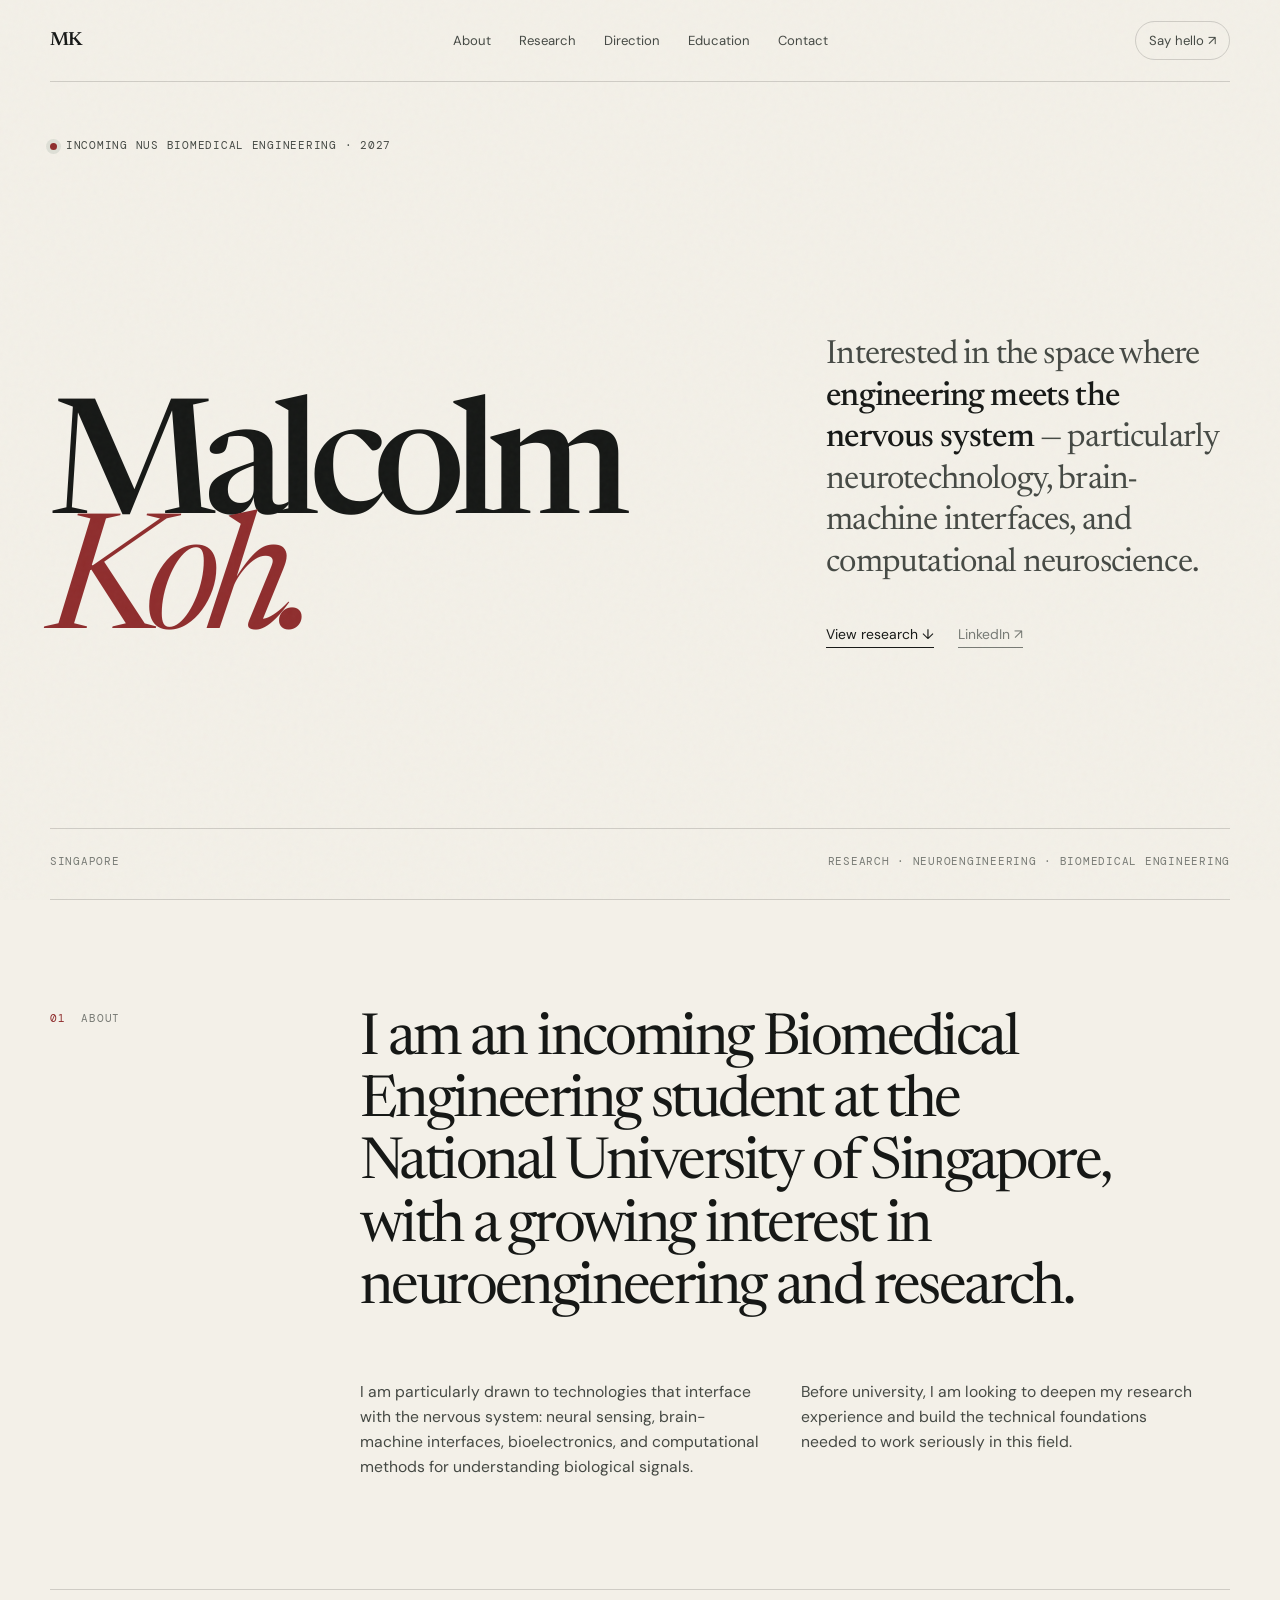
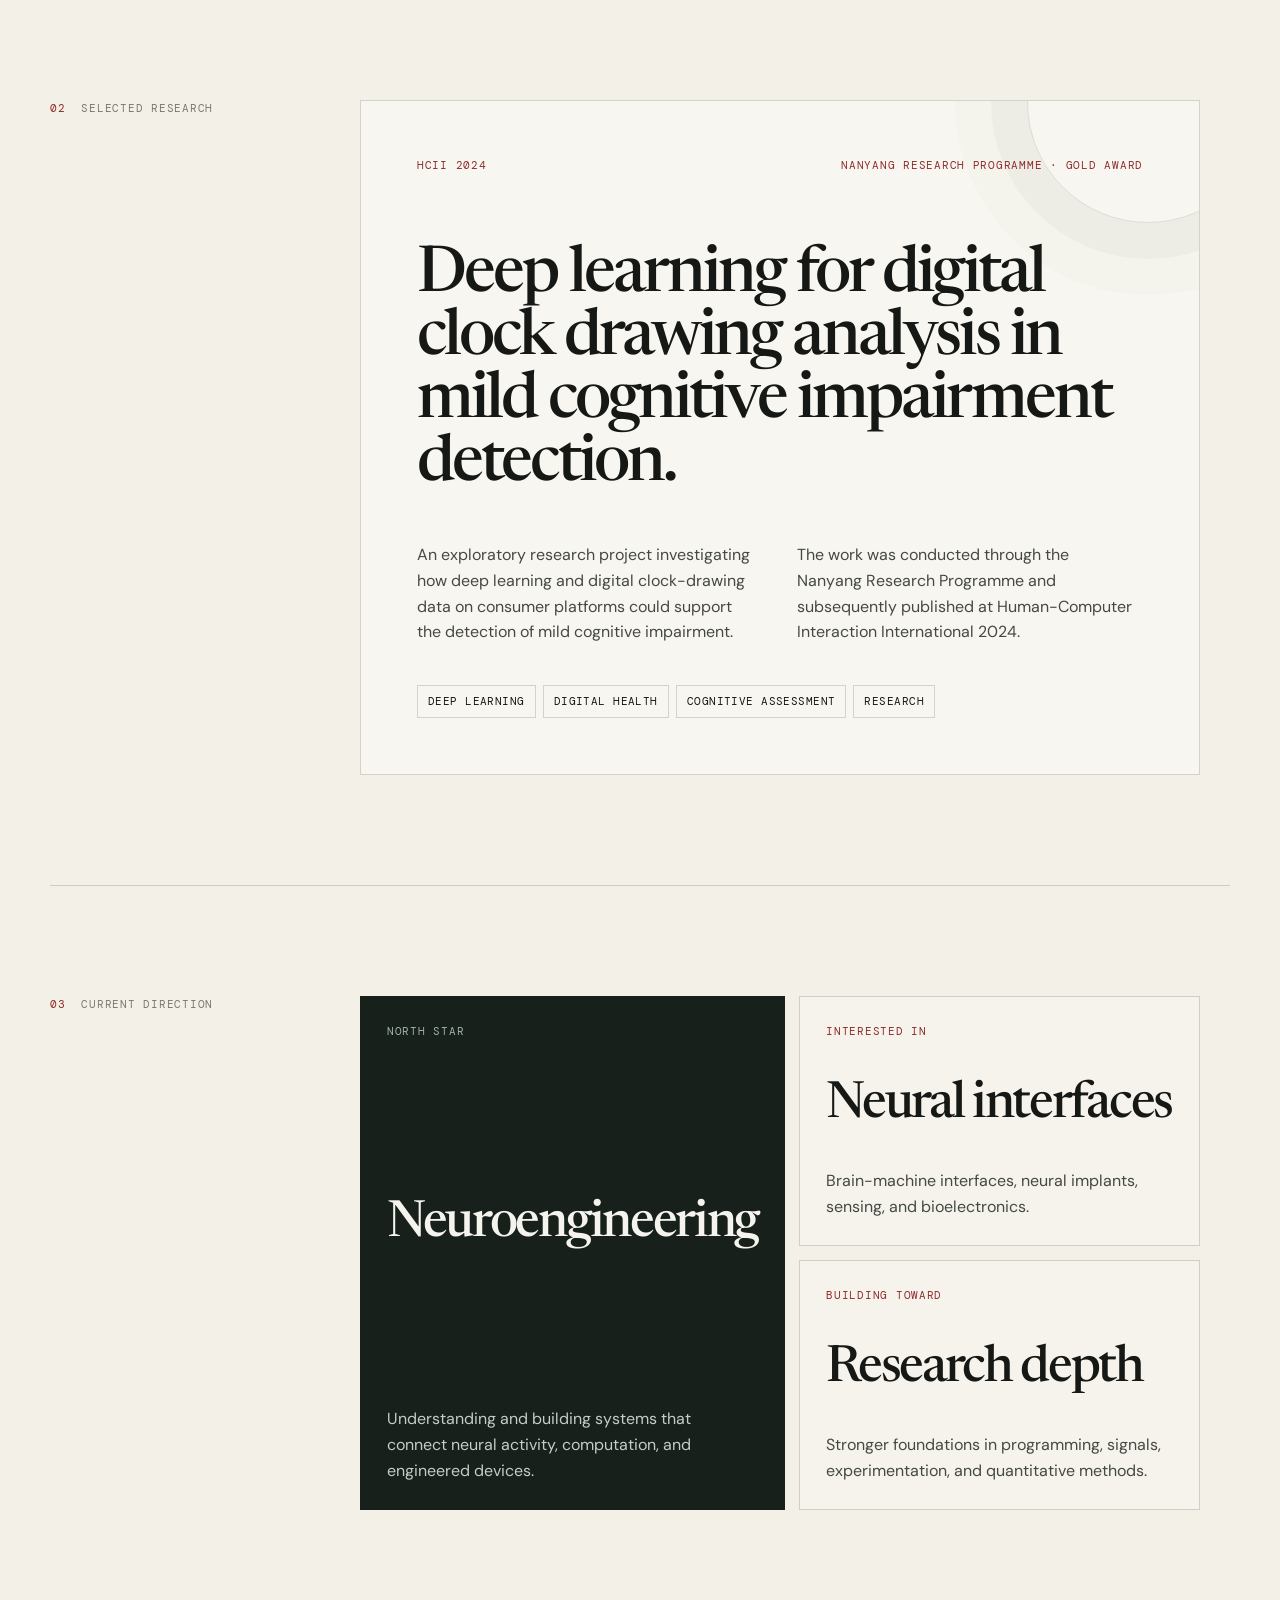
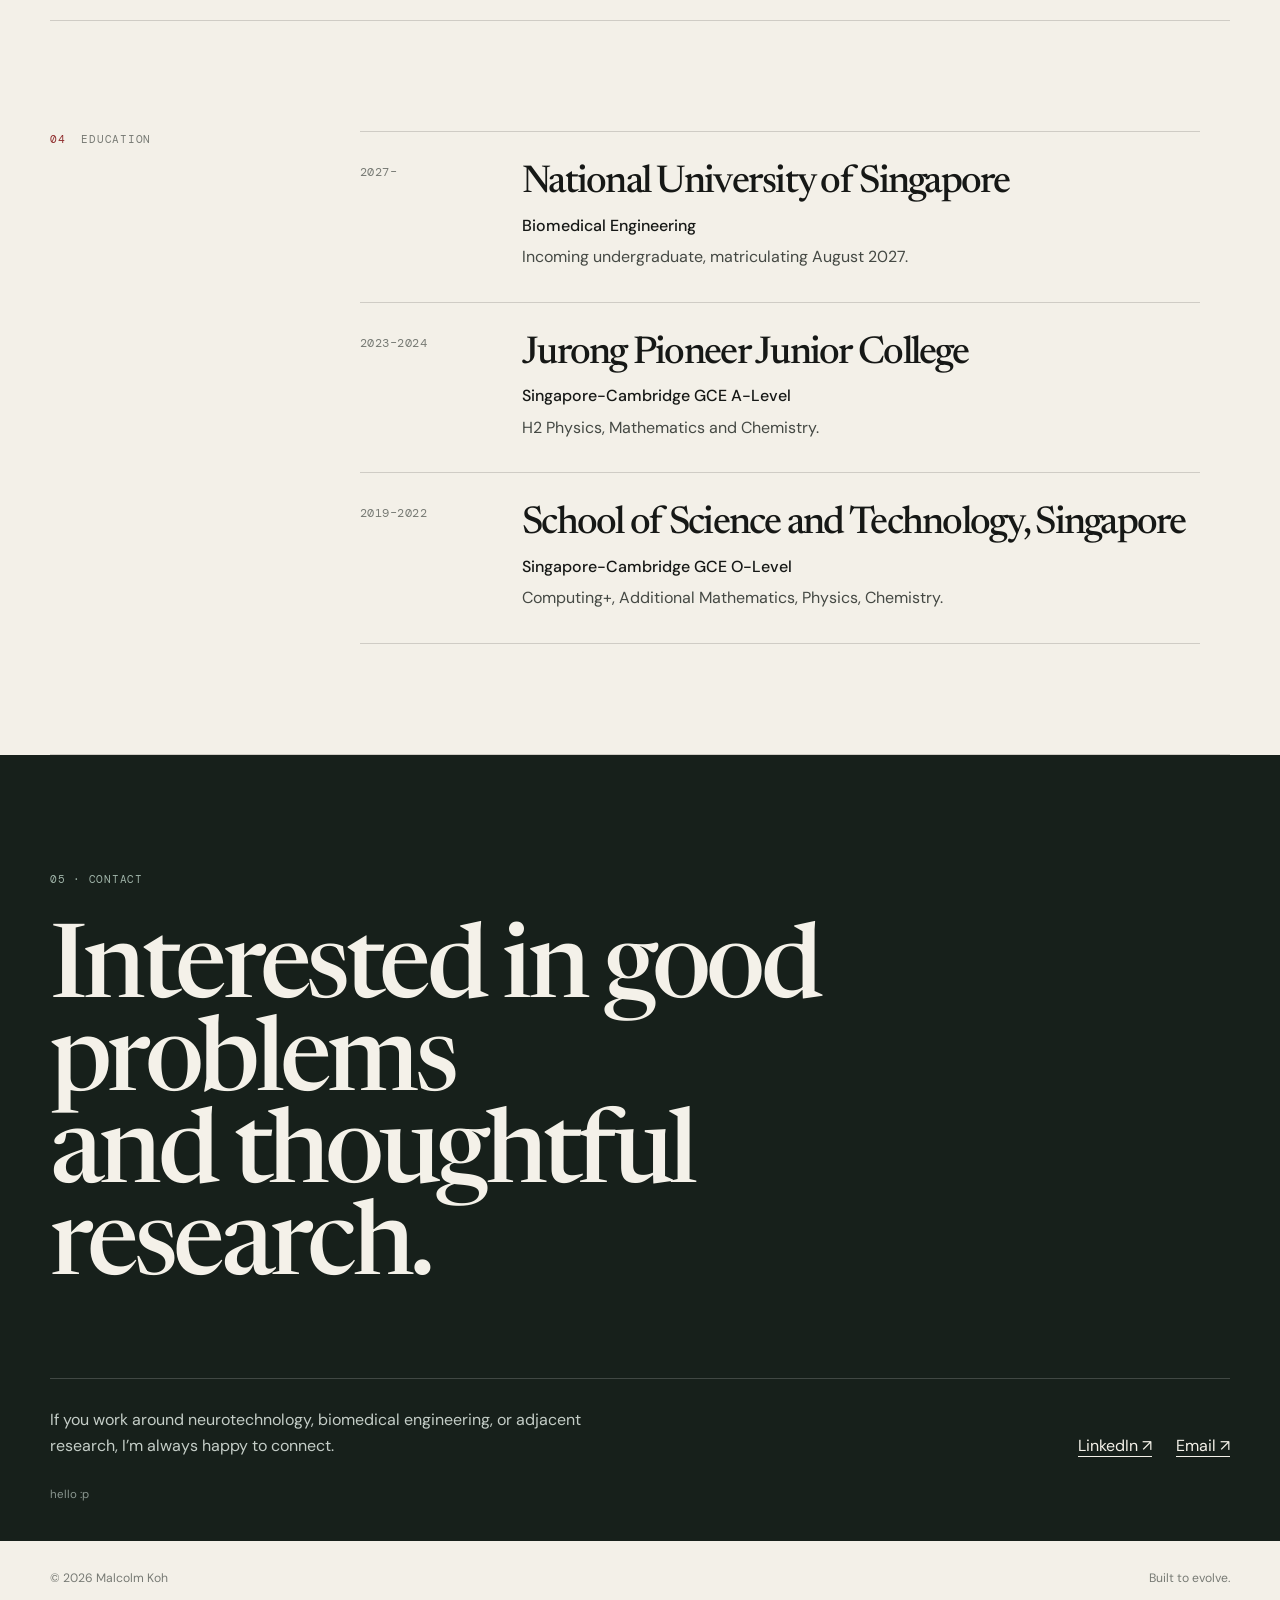
<file: index.html>
<!DOCTYPE html>
<html lang="en">
<head>
  <meta charset="UTF-8" />
  <meta name="viewport" content="width=device-width, initial-scale=1.0" />
  <meta name="description" content="Malcolm Koh — incoming NUS Biomedical Engineering student interested in neuroengineering, brain-machine interfaces, and computational neuroscience." />
  <meta name="theme-color" content="#f3f0e8" />
  <title>Malcolm Koh — Biomedical Engineering & Neuroengineering</title>
  <link rel="preconnect" href="https://fonts.googleapis.com">
  <link rel="preconnect" href="https://fonts.gstatic.com" crossorigin>
  <link href="https://fonts.googleapis.com/css2?family=DM+Mono:wght@400;500&family=DM+Sans:wght@400;500;600&family=Newsreader:opsz,wght@6..72,400;6..72,500;6..72,600&display=swap" rel="stylesheet">
  <link rel="stylesheet" href="styles.css" />
</head>
<body>
  <div class="grain" aria-hidden="true"></div>

  <header class="site-header">
    <a class="brand" href="#top" aria-label="Malcolm Koh home">MK</a>
    <nav aria-label="Primary navigation">
      <a href="#about">About</a>
      <a href="#research">Research</a>
      <a href="#direction">Direction</a>
      <a href="#education">Education</a>
      <a href="#contact">Contact</a>

    </nav>
    <a class="header-cta" href="#contact">Say hello <span>↗</span></a>
  </header>

  <main id="top">
    <section class="hero section-wrap reveal">
      <div class="hero-kicker">
        <span class="status-dot" aria-hidden="true"></span>
        Incoming NUS Biomedical Engineering · 2027
      </div>

      <div class="hero-grid">
        <div>
          <h1>Malcolm<br><em>Koh.</em></h1>
        </div>
        <div class="hero-side">
          <p class="hero-copy">
            Interested in the space where <strong>engineering meets the nervous system</strong> — particularly neurotechnology, brain-machine interfaces, and computational neuroscience.
          </p>
          <div class="hero-actions">
            <a class="text-link" href="#research">View research <span>↓</span></a>
            <a class="text-link muted-link" href="https://www.linkedin.com/in/malcolmkohhs" target="_blank" rel="noreferrer">LinkedIn <span>↗</span></a>
          </div>
        </div>
      </div>

      <div class="hero-foot">
        <span>Singapore</span>
        <span>Research · Neuroengineering · Biomedical Engineering</span>
      </div>
    </section>

    <section id="about" class="section-wrap split-section reveal">
      <div class="section-label">
        <span>01</span>
        <p>About</p>
      </div>
      <div class="section-body about-copy">
        <p class="lead">
          I am an incoming Biomedical Engineering student at the National University of Singapore, with a growing interest in neuroengineering and research.
        </p>
        <div class="two-col-copy">
          <p>
            I am particularly drawn to technologies that interface with the nervous system: neural sensing, brain-machine interfaces, bioelectronics, and computational methods for understanding biological signals.
          </p>
          <p>
            Before university, I am looking to deepen my research experience and build the technical foundations needed to work seriously in this field.
          </p>
        </div>
      </div>
    </section>

    <section id="research" class="section-wrap split-section reveal">
      <div class="section-label">
        <span>02</span>
        <p>Selected research</p>
      </div>
      <div class="section-body">
        <article class="feature-project">
          <div class="project-topline">
            <span>HCII 2024</span>
            <span>Nanyang Research Programme · Gold Award</span>
          </div>

          <h2>
            Deep learning for digital clock drawing analysis in mild cognitive impairment detection.
          </h2>

          <div class="project-details">
            <p>
              An exploratory research project investigating how deep learning and digital clock-drawing data on consumer platforms could support the detection of mild cognitive impairment.
            </p>
            <p>
              The work was conducted through the Nanyang Research Programme and subsequently published at Human-Computer Interaction International 2024.
            </p>
          </div>

          <div class="tag-row" aria-label="Research topics">
            <span>Deep learning</span>
            <span>Digital health</span>
            <span>Cognitive assessment</span>
            <span>Research</span>
          </div>
        </article>
      </div>
    </section>

    <section id="direction" class="section-wrap split-section reveal">
      <div class="section-label">
        <span>03</span>
        <p>Current direction</p>
      </div>
      <div class="section-body direction-grid">
        <div class="direction-card direction-card-large">
          <p class="mini-label">North star</p>
          <h3>Neuroengineering</h3>
          <p>Understanding and building systems that connect neural activity, computation, and engineered devices.</p>
        </div>
        <div class="direction-card">
          <p class="mini-label">Interested in</p>
          <h3>Neural interfaces</h3>
          <p>Brain-machine interfaces, neural implants, sensing, and bioelectronics.</p>
        </div>
        <div class="direction-card">
          <p class="mini-label">Building toward</p>
          <h3>Research depth</h3>
          <p>Stronger foundations in programming, signals, experimentation, and quantitative methods.</p>
        </div>
      </div>
    </section>
    <section id="education" class="section-wrap split-section reveal">
      <div class="section-label">
        <span>04</span>
        <p>Education</p>
      </div>

      <div class="section-body">
        <div class="education-list">

          <article class="education-item">
            <div class="education-year">2027–</div>
            <div>
              <h3>National University of Singapore</h3>
              <p class="education-degree">Biomedical Engineering</p>
              <p class="education-note">
                Incoming undergraduate, matriculating August 2027.
              </p>
            </div>
          </article>

          <article class="education-item">
            <div class="education-year">2023–2024</div>
            <div>
              <h3>Jurong Pioneer Junior College</h3>
              <p class="education-degree">
                Singapore-Cambridge GCE A-Level
              </p>
              <p class="education-note">
                H2 Physics, Mathematics and Chemistry.
              </p>
            </div>
          </article>

          <article class="education-item">
            <div class="education-year">2019–2022</div>
            <div>
              <h3>School of Science and Technology, Singapore</h3>
              <p class="education-degree">
                Singapore-Cambridge GCE O-Level
              </p>
              <p class="education-note">
                Computing+, Additional Mathematics, Physics, Chemistry.
              </p>
            </div>
          </article>

        </div>
      </div>
    </section>
    
    <section id="contact" class="contact-band reveal">
      <div class="section-wrap contact-inner">
        <p class="mini-label">05 · Contact</p>
        <h2>Interested in good problems<br>and thoughtful research.</h2>
        <div class="contact-bottom">
          <p>If you work around neurotechnology, biomedical engineering, or adjacent research, I’m always happy to connect.</p>
          <div class="contact-links">
            <a href="https://www.linkedin.com/in/malcolmkohhs" target="_blank" rel="noreferrer">LinkedIn ↗</a>
            <a href="mailto:mal.kohhs@gmail.com">Email ↗</a>
          </div>
        </div>
        <p class="setup-note">hello :p </p>
      </div>
    </section>
  </main>

  <footer class="site-footer section-wrap">
    <p>© <span id="year"></span> Malcolm Koh</p>
    <p>Built to evolve.</p>
  </footer>

  <script src="script.js"></script>
</body>
</html>
</file>
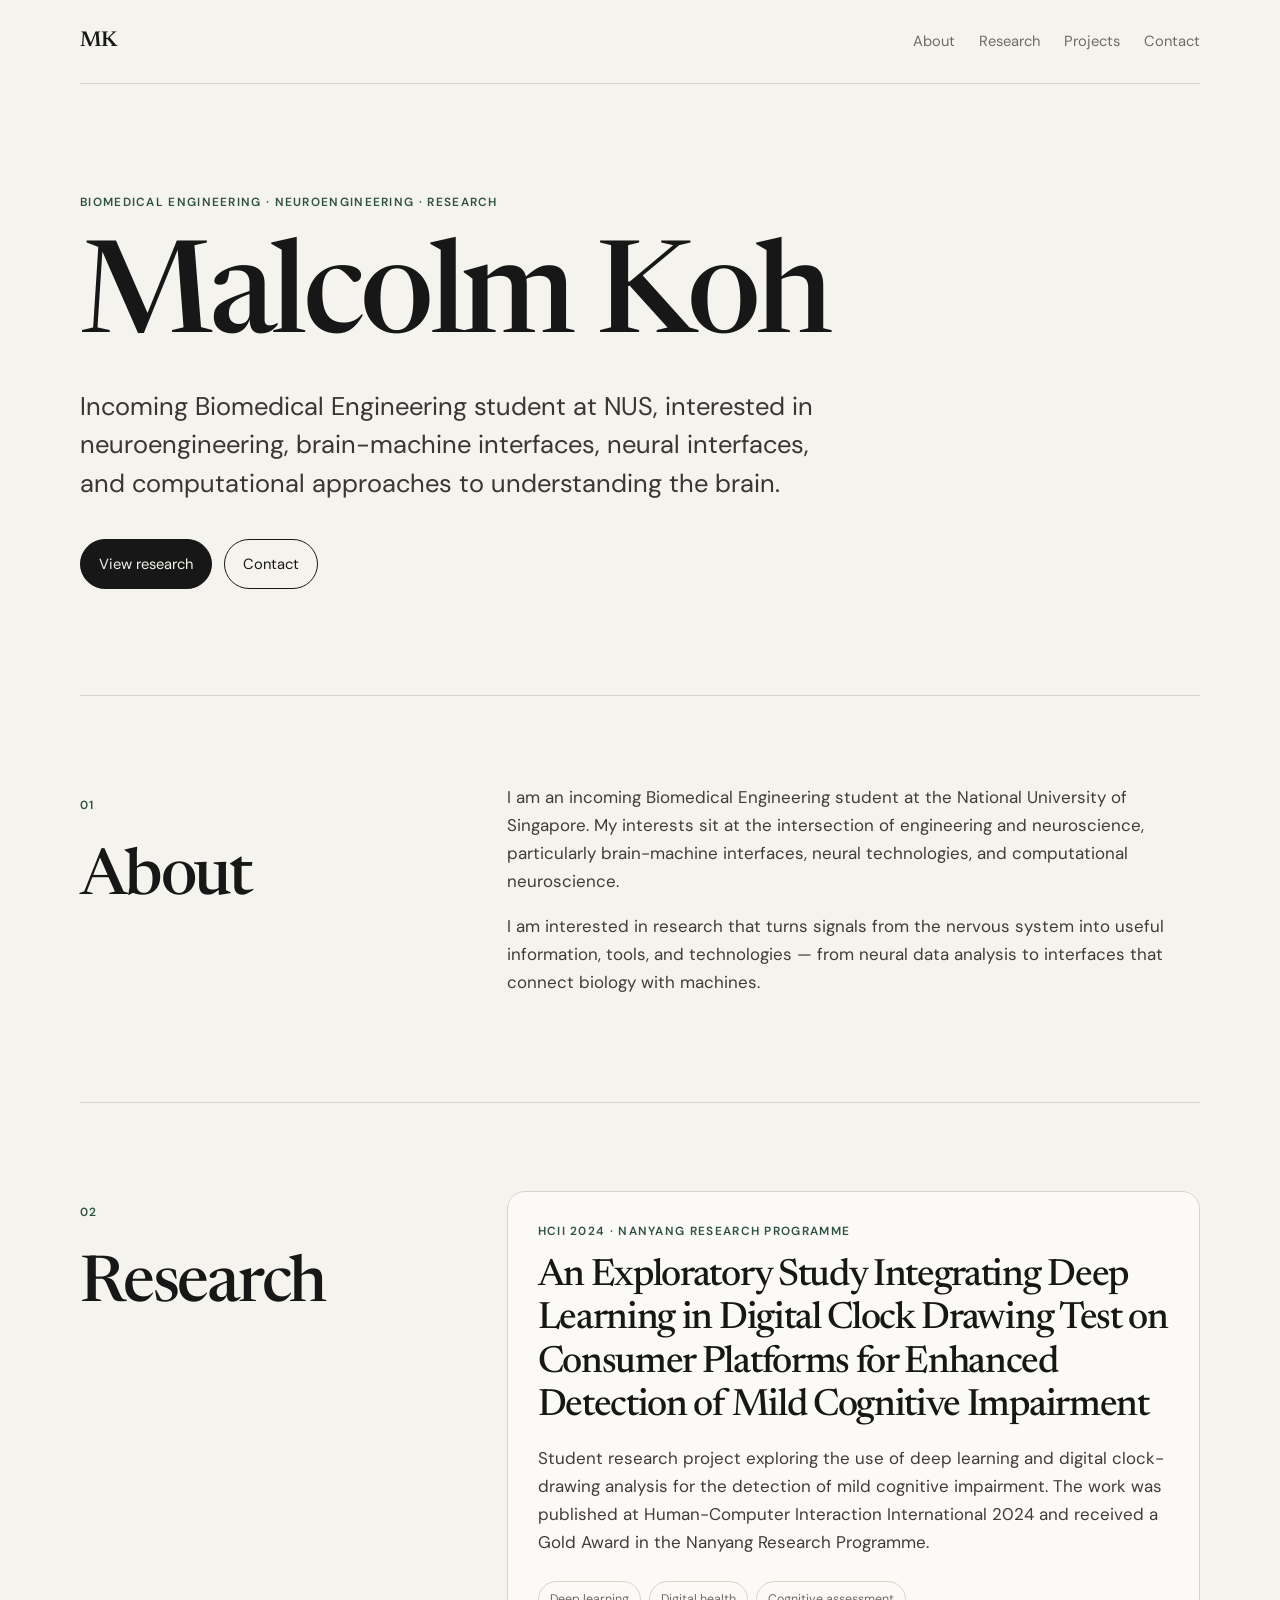
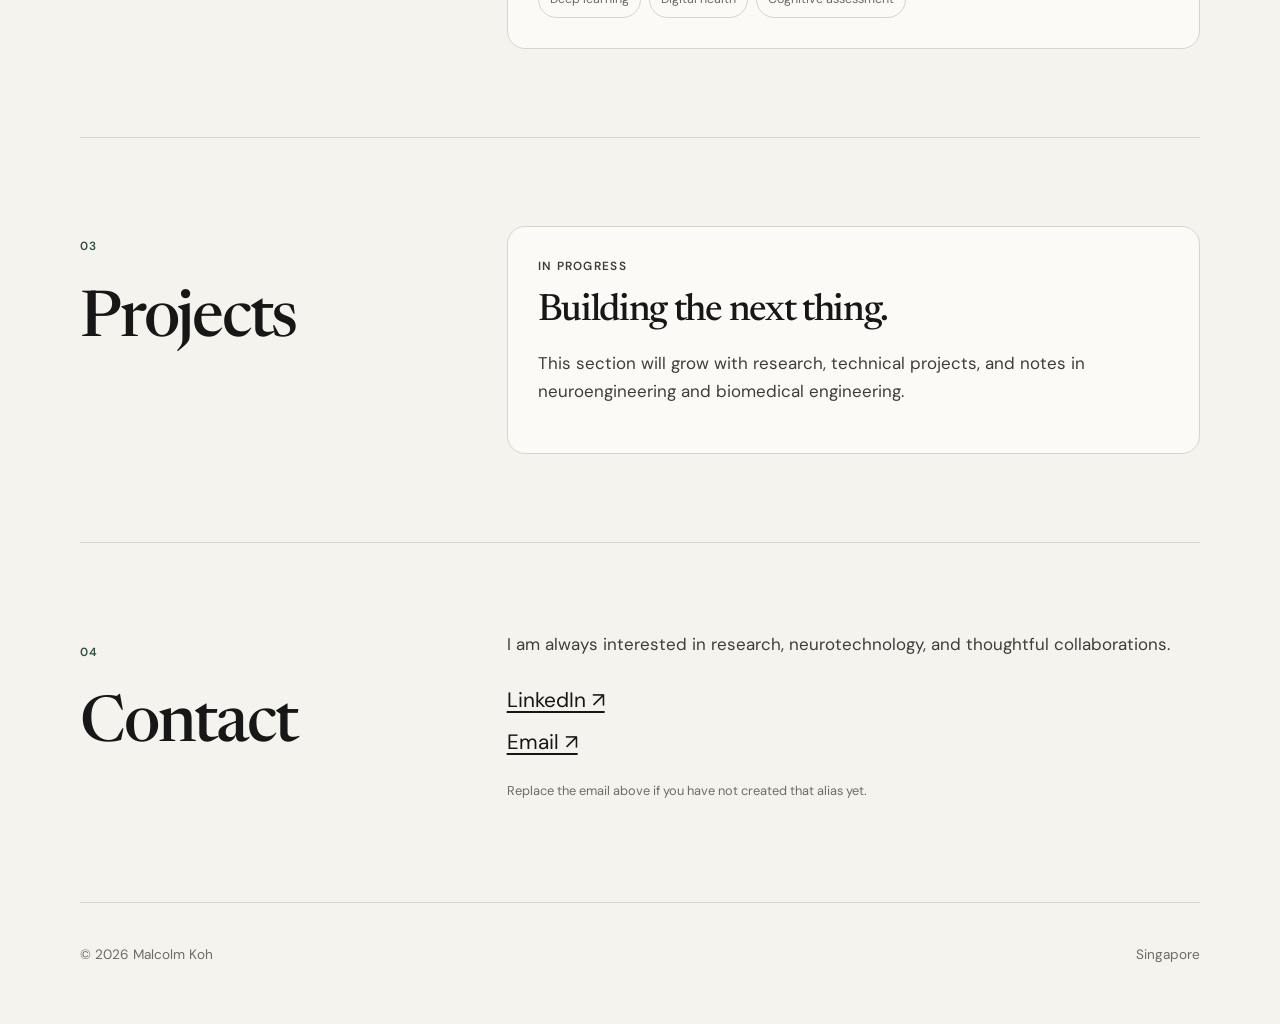
<file: malcolmkoh-site/index.html>
<!DOCTYPE html>
<html lang="en">
<head>
  <meta charset="UTF-8" />
  <meta name="viewport" content="width=device-width, initial-scale=1.0" />
  <meta name="description" content="Malcolm Koh — incoming NUS Biomedical Engineering student interested in neuroengineering, brain-machine interfaces, and computational neuroscience." />
  <title>Malcolm Koh</title>
  <link rel="preconnect" href="https://fonts.googleapis.com">
  <link rel="preconnect" href="https://fonts.gstatic.com" crossorigin>
  <link href="https://fonts.googleapis.com/css2?family=DM+Sans:wght@400;500;600&family=Newsreader:opsz,wght@6..72,500;6..72,600&display=swap" rel="stylesheet">
  <link rel="stylesheet" href="styles.css" />
</head>
<body>
  <header class="site-header">
    <a class="brand" href="#top">MK</a>
    <nav aria-label="Primary navigation">
      <a href="#about">About</a>
      <a href="#research">Research</a>
      <a href="#projects">Projects</a>
      <a href="#contact">Contact</a>
    </nav>
  </header>

  <main id="top">
    <section class="hero section-wrap">
      <p class="eyebrow">Biomedical engineering · Neuroengineering · Research</p>
      <h1>Malcolm Koh</h1>
      <p class="hero-copy">
        Incoming Biomedical Engineering student at NUS, interested in
        neuroengineering, brain-machine interfaces, neural interfaces,
        and computational approaches to understanding the brain.
      </p>
      <div class="hero-links">
        <a class="button primary" href="#research">View research</a>
        <a class="button secondary" href="#contact">Contact</a>
      </div>
    </section>

    <section id="about" class="section-wrap section-grid">
      <div>
        <p class="section-number">01</p>
        <h2>About</h2>
      </div>
      <div class="section-content">
        <p>
          I am an incoming Biomedical Engineering student at the National
          University of Singapore. My interests sit at the intersection of
          engineering and neuroscience, particularly brain-machine interfaces,
          neural technologies, and computational neuroscience.
        </p>
        <p>
          I am interested in research that turns signals from the nervous system
          into useful information, tools, and technologies — from neural data
          analysis to interfaces that connect biology with machines.
        </p>
      </div>
    </section>

    <section id="research" class="section-wrap section-grid">
      <div>
        <p class="section-number">02</p>
        <h2>Research</h2>
      </div>
      <div class="section-content">
        <article class="research-card">
          <div class="research-meta">HCII 2024 · Nanyang Research Programme</div>
          <h3>
            An Exploratory Study Integrating Deep Learning in Digital Clock
            Drawing Test on Consumer Platforms for Enhanced Detection of Mild
            Cognitive Impairment
          </h3>
          <p>
            Student research project exploring the use of deep learning and
            digital clock-drawing analysis for the detection of mild cognitive
            impairment. The work was published at Human-Computer Interaction
            International 2024 and received a Gold Award in the Nanyang Research
            Programme.
          </p>
          <div class="tag-row" aria-label="Research topics">
            <span>Deep learning</span>
            <span>Digital health</span>
            <span>Cognitive assessment</span>
          </div>
        </article>
      </div>
    </section>

    <section id="projects" class="section-wrap section-grid">
      <div>
        <p class="section-number">03</p>
        <h2>Projects</h2>
      </div>
      <div class="section-content">
        <div class="placeholder-card">
          <p class="placeholder-label">In progress</p>
          <h3>Building the next thing.</h3>
          <p>
            This section will grow with research, technical projects, and notes
            in neuroengineering and biomedical engineering.
          </p>
        </div>
      </div>
    </section>

    <section id="contact" class="section-wrap section-grid contact-section">
      <div>
        <p class="section-number">04</p>
        <h2>Contact</h2>
      </div>
      <div class="section-content">
        <p>
          I am always interested in research, neurotechnology, and thoughtful
          collaborations.
        </p>
        <div class="contact-links">
          <a href="https://www.linkedin.com/in/malcolmkohhs" target="_blank" rel="noreferrer">LinkedIn ↗</a>
          <a href="mailto:hello@malcolmkoh.com">Email ↗</a>
        </div>
        <p class="fine-print">Replace the email above if you have not created that alias yet.</p>
      </div>
    </section>
  </main>

  <footer class="site-footer section-wrap">
    <p>© <span id="year"></span> Malcolm Koh</p>
    <p>Singapore</p>
  </footer>

  <script src="script.js"></script>
</body>
</html>
</file>
<file: styles.css>
:root {
  --bg: #f3f0e8;
  --paper: #f8f6f0;
  --ink: #161816;
  --soft-ink: #454944;
  --muted: #777a74;
  --line: rgba(22, 24, 22, 0.16);
  --accent: #8f2d2d;
  --accent-soft: #dfe7df;
  --dark: #17201b;
  --max: 1180px;
}

* { box-sizing: border-box; }
html { scroll-behavior: smooth; }
body {
  margin: 0;
  background: var(--bg);
  color: var(--ink);
  font-family: "DM Sans", system-ui, -apple-system, BlinkMacSystemFont, sans-serif;
  line-height: 1.6;
  -webkit-font-smoothing: antialiased;
}

body::before {
  content: "";
  position: fixed;
  inset: 0;
  pointer-events: none;
  z-index: -2;
  background:
    linear-gradient(to right, transparent calc(50% - .5px), rgba(22,24,22,.035) 50%, transparent calc(50% + .5px));
}

.grain {
  position: fixed;
  inset: 0;
  pointer-events: none;
  opacity: .18;
  z-index: 20;
  background-image: url("data:image/svg+xml,%3Csvg viewBox='0 0 180 180' xmlns='http://www.w3.org/2000/svg'%3E%3Cfilter id='n'%3E%3CfeTurbulence type='fractalNoise' baseFrequency='.95' numOctaves='3' stitchTiles='stitch'/%3E%3C/filter%3E%3Crect width='100%25' height='100%25' filter='url(%23n)' opacity='.16'/%3E%3C/svg%3E");
}

::selection { background: var(--accent-soft); }
a { color: inherit; }

.section-wrap {
  width: min(calc(100% - 48px), var(--max));
  margin-inline: auto;
}

.site-header {
  width: min(calc(100% - 48px), var(--max));
  min-height: 82px;
  margin: 0 auto;
  display: grid;
  grid-template-columns: 1fr auto 1fr;
  align-items: center;
  border-bottom: 1px solid var(--line);
}

.brand {
  justify-self: start;
  font: 600 1.2rem/1 "Newsreader", Georgia, serif;
  text-decoration: none;
  letter-spacing: -.035em;
}

nav { display: flex; gap: 28px; }
nav a,
.header-cta {
  font-size: .82rem;
  text-decoration: none;
  color: var(--soft-ink);
}
nav a { position: relative; }
nav a::after {
  content: "";
  position: absolute;
  left: 0;
  right: 100%;
  bottom: -5px;
  height: 1px;
  background: var(--ink);
  transition: right .2s ease;
}
nav a:hover::after { right: 0; }

.header-cta {
  justify-self: end;
  border: 1px solid var(--line);
  border-radius: 999px;
  padding: 8px 13px;
  transition: background .2s ease, border-color .2s ease;
}
.header-cta:hover { background: var(--paper); border-color: rgba(22,24,22,.35); }

.hero {
  min-height: calc(100vh - 82px);
  padding: 55px 0 28px;
  display: flex;
  flex-direction: column;
  justify-content: space-between;
  border-bottom: 1px solid var(--line);
}

.hero-kicker,
.mini-label,
.project-topline,
.section-label,
.hero-foot {
  font-family: "DM Mono", monospace;
  text-transform: uppercase;
  letter-spacing: .065em;
  font-size: .71rem;
}
.hero-kicker { color: var(--soft-ink); display: flex; align-items: center; gap: 9px; }
.status-dot { width: 7px; height: 7px; border-radius: 999px; background: var(--accent); box-shadow: 0 0 0 4px rgba(54,92,75,.11); }

.hero-grid {
  display: grid;
  grid-template-columns: 1.5fr .85fr;
  align-items: end;
  gap: 64px;
  margin-block: auto;
  padding: 48px 0;
}

h1, h2, h3 { margin: 0; font-family: "Newsreader", Georgia, serif; font-weight: 500; letter-spacing: -.045em; }
h1 {
  font-size: clamp(5.6rem, 12.5vw, 10.5rem);
  line-height: .72;
  letter-spacing: -.075em;
}
h1 em { font-weight: 400; color: var(--accent); }

.hero-copy {
  margin: 0;
  font-family: "Newsreader", Georgia, serif;
  font-size: clamp(1.45rem, 2.6vw, 2.1rem);
  line-height: 1.25;
  letter-spacing: -.025em;
  color: var(--soft-ink);
}
.hero-copy strong { font-weight: 500; color: var(--ink); }
.hero-actions { display: flex; gap: 24px; margin-top: 38px; }
.text-link { text-decoration: none; border-bottom: 1px solid var(--ink); padding-bottom: 2px; font-size: .87rem; }
.muted-link { color: var(--muted); border-color: var(--muted); }

.hero-foot {
  display: flex;
  justify-content: space-between;
  gap: 24px;
  color: var(--muted);
  padding-top: 24px;
  border-top: 1px solid var(--line);
}

.split-section {
  display: grid;
  grid-template-columns: 250px 1fr;
  gap: 60px;
  padding: 110px 0;
  border-bottom: 1px solid var(--line);
}
.section-label { color: var(--muted); display: flex; gap: 16px; align-items: flex-start; }
.section-label span { color: var(--accent); }
.section-label p { margin: 0; }
.section-body { max-width: 840px; }
.lead {
  margin: 0;
  max-width: 790px;
  font-family: "Newsreader", Georgia, serif;
  font-size: clamp(2.05rem, 4.5vw, 3.8rem);
  line-height: 1.08;
  letter-spacing: -.045em;
}
.two-col-copy {
  display: grid;
  grid-template-columns: 1fr 1fr;
  gap: 42px;
  margin-top: 58px;
  color: var(--soft-ink);
  font-size: .98rem;
}
.two-col-copy p { margin: 0; }

.feature-project {
  background: var(--paper);
  border: 1px solid var(--line);
  padding: clamp(28px, 5vw, 56px);
  position: relative;
  overflow: hidden;
}
.feature-project::before {
  content: "";
  position: absolute;
  width: 240px;
  height: 240px;
  border: 1px solid rgba(54,92,75,.16);
  border-radius: 50%;
  top: -120px;
  right: -70px;
  box-shadow: 0 0 0 36px rgba(54,92,75,.035), 0 0 0 72px rgba(54,92,75,.02);
}
.project-topline { display: flex; justify-content: space-between; gap: 24px; color: var(--accent); position: relative; z-index: 1; }
.feature-project h2 {
  font-size: clamp(2.35rem, 5vw, 4.75rem);
  line-height: .98;
  max-width: 800px;
  margin: 70px 0 46px;
  position: relative;
  z-index: 1;
}
.project-details { display: grid; grid-template-columns: 1fr 1fr; gap: 40px; max-width: 720px; color: var(--soft-ink); }
.project-details p { margin: 0; }
.tag-row { display: flex; flex-wrap: wrap; gap: 7px; margin-top: 40px; }
.tag-row span { border: 1px solid var(--line); padding: 7px 10px; font-family: "DM Mono", monospace; font-size: .68rem; text-transform: uppercase; letter-spacing: .04em; }

.direction-grid { display: grid; grid-template-columns: 1fr 1fr; gap: 14px; }
.direction-card {
  min-height: 250px;
  border: 1px solid var(--line);
  padding: 26px;
  display: flex;
  flex-direction: column;
  justify-content: space-between;
  background: rgba(248,246,240,.5);
  transition: transform .2s ease, background .2s ease;
}
.direction-card:hover { transform: translateY(-3px); background: var(--paper); }
.direction-card-large { grid-row: span 2; min-height: 514px; background: var(--dark); color: #f5f3ed; border-color: var(--dark); }
.direction-card .mini-label { color: var(--accent); margin: 0; }
.direction-card-large .mini-label { color: #9fb3a8; }
.direction-card h3 { font-size: clamp(2rem, 4vw, 3.4rem); line-height: .98; }
.direction-card p:last-child { margin: 0; color: var(--soft-ink); max-width: 340px; }
.direction-card-large p:last-child { color: #c4cdc7; }

.contact-band { background: var(--dark); color: #f4f1e9; padding: 105px 0 36px; }
.contact-inner .mini-label { color: #9fb3a8; }
.contact-inner h2 {
  font-size: clamp(3.4rem, 8vw, 7rem);
  line-height: .9;
  max-width: 1000px;
  margin-top: 38px;
}
.contact-bottom {
  display: grid;
  grid-template-columns: 1fr auto;
  gap: 60px;
  align-items: end;
  border-top: 1px solid rgba(255,255,255,.18);
  margin-top: 82px;
  padding-top: 28px;
}
.contact-bottom > p { margin: 0; max-width: 590px; color: #c4cdc7; }
.contact-links { display: flex; gap: 24px; }
.contact-links a { color: #f4f1e9; text-underline-offset: 5px; }
.setup-note { color: #89958f; font-size: .72rem; margin: 28px 0 0; }

.site-footer { display: flex; justify-content: space-between; padding: 28px 0 40px; font-size: .76rem; color: var(--muted); }
.site-footer p { margin: 0; }

.reveal { opacity: 0; transform: translateY(16px); transition: opacity .65s ease, transform .65s ease; }
.reveal.visible { opacity: 1; transform: translateY(0); }

@media (prefers-reduced-motion: reduce) {
  html { scroll-behavior: auto; }
  .reveal { opacity: 1; transform: none; transition: none; }
  .direction-card { transition: none; }
}

@media (max-width: 860px) {
  .site-header { grid-template-columns: 1fr auto; }
  nav { display: none; }
  .hero { min-height: auto; padding-bottom: 24px; }
  .hero-grid { grid-template-columns: 1fr; gap: 54px; padding: 85px 0 70px; }
  h1 { font-size: clamp(5.2rem, 23vw, 8rem); }
  .hero-side { max-width: 620px; }
  .split-section { grid-template-columns: 1fr; gap: 48px; padding: 80px 0; }
  .two-col-copy, .project-details { grid-template-columns: 1fr; gap: 22px; }
  .direction-grid { grid-template-columns: 1fr; }
  .direction-card-large { grid-row: auto; min-height: 360px; }
  .contact-bottom { grid-template-columns: 1fr; }
  .project-topline { flex-direction: column; gap: 6px; }
}

@media (max-width: 560px) {
  .section-wrap, .site-header { width: min(calc(100% - 30px), var(--max)); }
  .header-cta { font-size: .74rem; }
  .hero-kicker { font-size: .62rem; }
  .hero-foot { flex-direction: column; gap: 6px; }
  .hero-foot span:last-child { display: none; }
  .hero-actions { flex-wrap: wrap; }
  .feature-project { padding: 24px; }
  .feature-project h2 { margin: 52px 0 34px; }
  .contact-band { padding-top: 80px; }
  .contact-inner h2 { font-size: clamp(3.3rem, 17vw, 5rem); }
  .contact-links { flex-direction: column; gap: 8px; }
  .site-footer { flex-direction: column; gap: 4px; }
}

.education-list {
  border-top: 1px solid var(--line);
}

.education-item {
  display: grid;
  grid-template-columns: 130px 1fr;
  gap: 32px;
  padding: 32px 0;
  border-bottom: 1px solid var(--line);
}

.education-year {
  font-family: "DM Mono", monospace;
  font-size: .72rem;
  letter-spacing: .04em;
  color: var(--muted);
}

.education-item h3 {
  font-size: clamp(1.8rem, 3vw, 2.5rem);
  line-height: 1;
  margin-bottom: 10px;
}

.education-degree {
  margin: 0 0 6px;
  color: var(--ink);
  font-weight: 500;
}

.education-note {
  margin: 0;
  color: var(--soft-ink);
}

@media (max-width: 560px) {
  .education-item {
    grid-template-columns: 1fr;
    gap: 8px;
  }
}
</file>
<file: malcolmkoh-site/styles.css>
:root {
  --bg: #f5f3ee;
  --surface: #fbfaf7;
  --text: #171717;
  --muted: #6e6b65;
  --line: #d8d4ca;
  --accent: #2e5141;
  --max-width: 1120px;
}

* { box-sizing: border-box; }
html { scroll-behavior: smooth; }
body {
  margin: 0;
  background: var(--bg);
  color: var(--text);
  font-family: "DM Sans", system-ui, sans-serif;
  line-height: 1.65;
  -webkit-font-smoothing: antialiased;
}

a { color: inherit; }

.site-header {
  width: min(calc(100% - 40px), var(--max-width));
  margin: 0 auto;
  min-height: 84px;
  display: flex;
  align-items: center;
  justify-content: space-between;
  border-bottom: 1px solid var(--line);
}

.brand {
  text-decoration: none;
  font-family: "Newsreader", serif;
  font-size: 1.35rem;
  font-weight: 600;
  letter-spacing: -0.03em;
}

nav { display: flex; gap: 24px; }
nav a {
  text-decoration: none;
  color: var(--muted);
  font-size: 0.92rem;
  transition: color 160ms ease;
}
nav a:hover { color: var(--text); }

.section-wrap {
  width: min(calc(100% - 40px), var(--max-width));
  margin-inline: auto;
}

.hero {
  min-height: 68vh;
  display: flex;
  flex-direction: column;
  justify-content: center;
  padding: 88px 0 96px;
  border-bottom: 1px solid var(--line);
}

.eyebrow,
.section-number,
.research-meta,
.placeholder-label {
  color: var(--accent);
  text-transform: uppercase;
  letter-spacing: 0.11em;
  font-size: 0.74rem;
  font-weight: 600;
}

h1, h2, h3 {
  font-family: "Newsreader", Georgia, serif;
  font-weight: 500;
  letter-spacing: -0.035em;
  margin-top: 0;
}

h1 {
  font-size: clamp(4rem, 11vw, 8rem);
  line-height: 0.9;
  margin: 20px 0 28px;
}

.hero-copy {
  max-width: 760px;
  font-size: clamp(1.2rem, 2.2vw, 1.6rem);
  line-height: 1.5;
  color: #383735;
  margin: 0;
}

.hero-links { display: flex; gap: 12px; margin-top: 36px; }
.button {
  display: inline-flex;
  padding: 12px 18px;
  border-radius: 999px;
  text-decoration: none;
  font-size: 0.92rem;
  border: 1px solid var(--text);
  transition: transform 160ms ease, background 160ms ease, color 160ms ease;
}
.button:hover { transform: translateY(-2px); }
.button.primary { background: var(--text); color: var(--bg); }
.button.secondary { background: transparent; }

.section-grid {
  display: grid;
  grid-template-columns: 1fr 2fr;
  gap: 80px;
  padding: 88px 0;
  border-bottom: 1px solid var(--line);
}

h2 {
  font-size: clamp(2.4rem, 5vw, 4rem);
  margin-bottom: 0;
}

.section-content {
  max-width: 720px;
  font-size: 1.06rem;
}
.section-content p:first-child { margin-top: 0; }
.section-content p { color: #3f3d39; }

.research-card,
.placeholder-card {
  background: var(--surface);
  border: 1px solid var(--line);
  border-radius: 18px;
  padding: 30px;
}

.research-card h3,
.placeholder-card h3 {
  font-size: clamp(1.65rem, 3vw, 2.35rem);
  line-height: 1.15;
  margin: 14px 0 16px;
}

.tag-row {
  display: flex;
  flex-wrap: wrap;
  gap: 8px;
  margin-top: 24px;
}
.tag-row span {
  border: 1px solid var(--line);
  border-radius: 999px;
  padding: 7px 11px;
  font-size: 0.78rem;
  color: var(--muted);
}

.contact-links {
  display: flex;
  flex-direction: column;
  align-items: flex-start;
  gap: 8px;
  margin-top: 24px;
}
.contact-links a {
  font-size: 1.3rem;
  text-underline-offset: 4px;
}
.fine-print {
  font-size: 0.8rem;
  color: var(--muted) !important;
  margin-top: 20px;
}

.site-footer {
  display: flex;
  justify-content: space-between;
  padding: 28px 0 44px;
  color: var(--muted);
  font-size: 0.85rem;
}

@media (max-width: 760px) {
  .site-header { min-height: 72px; }
  nav { gap: 14px; }
  nav a:nth-child(2), nav a:nth-child(3) { display: none; }
  .hero { min-height: auto; padding: 88px 0 72px; }
  .section-grid {
    grid-template-columns: 1fr;
    gap: 32px;
    padding: 64px 0;
  }
  .research-card, .placeholder-card { padding: 22px; }
  .site-footer { flex-direction: column; gap: 4px; }
}
</file>
